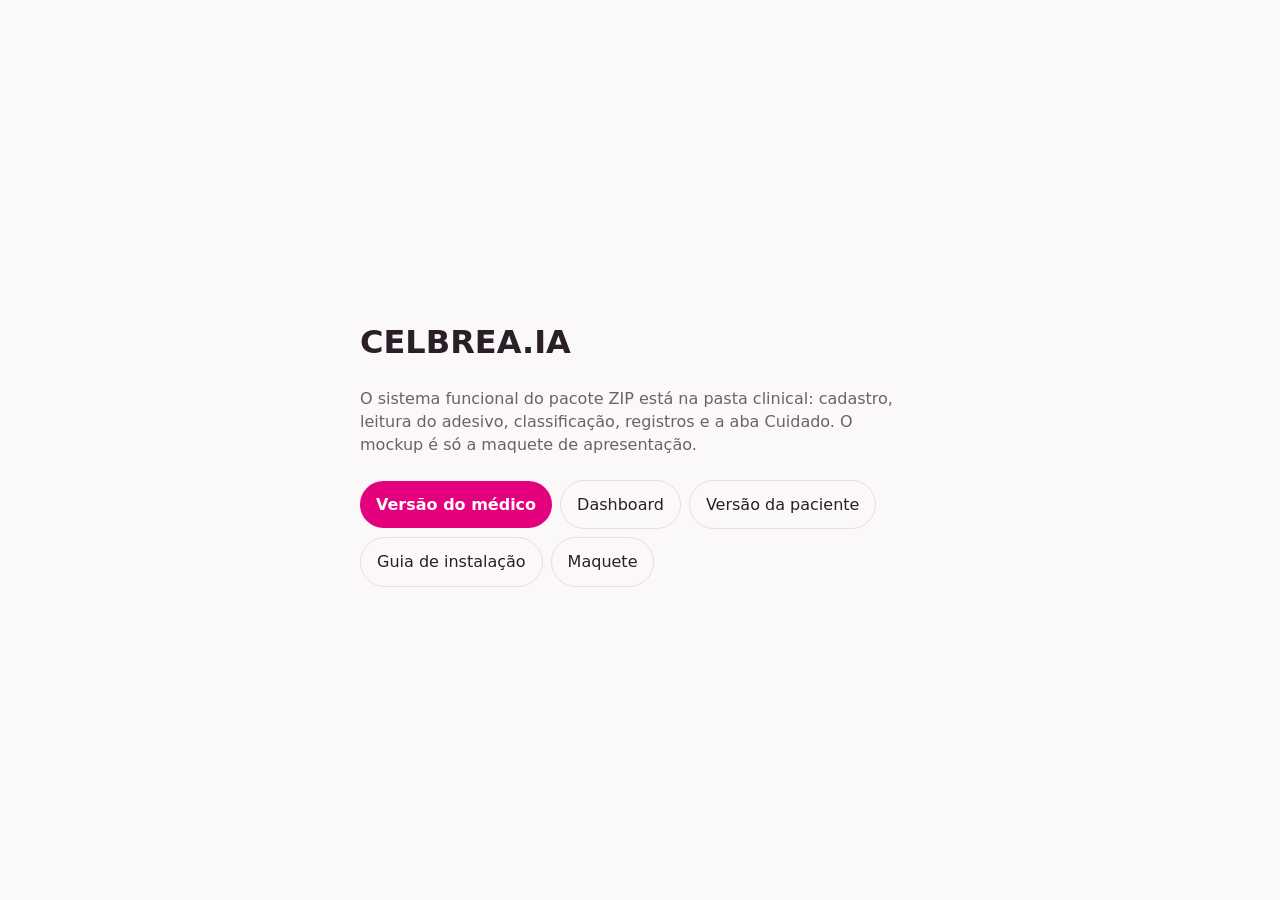
<file: index.html>
<!DOCTYPE html>
<html lang="pt-BR">
<head>
  <meta charset="utf-8" />
  <meta name="viewport" content="width=device-width, initial-scale=1" />
  <title>CELBREA.IA</title>
  <style>
    body { margin: 0; min-height: 100vh; display: grid; place-items: center; background: #FBF8FA; color: #2A1F27; font: 16px/1.45 system-ui, sans-serif; }
    main { width: min(560px, calc(100% - 32px)); }
    a.btn { display: inline-block; margin: 8px 8px 0 0; padding: 12px 16px; border-radius: 999px; background: #E5007D; color: #fff; text-decoration: none; font-weight: 650; }
    a.alt { display: inline-block; margin: 8px 8px 0 0; padding: 12px 16px; border-radius: 999px; border: 1px solid #E6DCE2; color: #2A1F27; text-decoration: none; }
    p { color: #6E6069; }
  </style>
</head>
<body>
  <main>
    <h1>CELBREA.IA</h1>
    <p>O sistema funcional do pacote ZIP está na pasta clinical: cadastro, leitura do adesivo, classificação, registros e a aba Cuidado. O mockup é só a maquete de apresentação.</p>
    <p><a class="btn" href="clinical/index.html">Versão do médico</a><a class="alt" href="clinical/dashboard.html">Dashboard</a><a class="alt" href="clinical/paciente.html">Versão da paciente</a><a class="alt" href="clinical/guia.html">Guia de instalação</a><a class="alt" href="mockup/index.html">Maquete</a></p>
  </main>
</body>
</html>
</file>
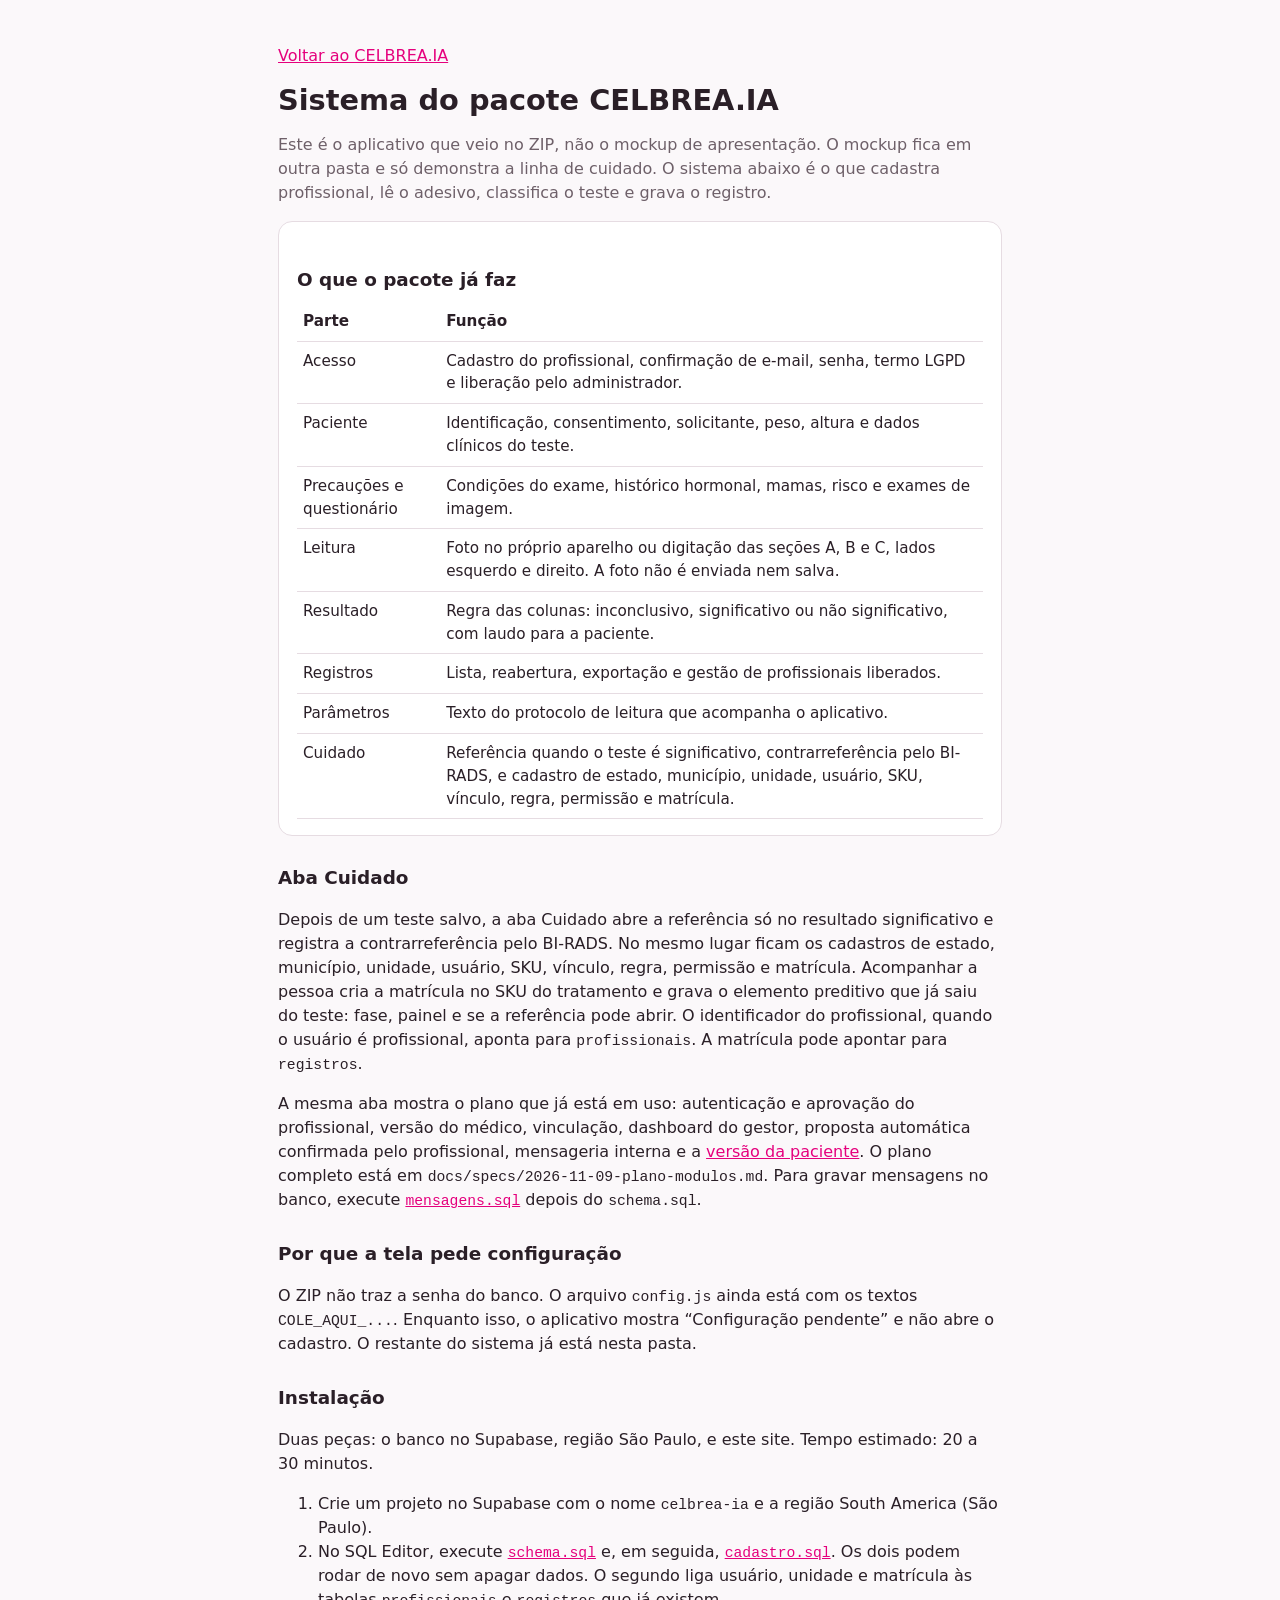
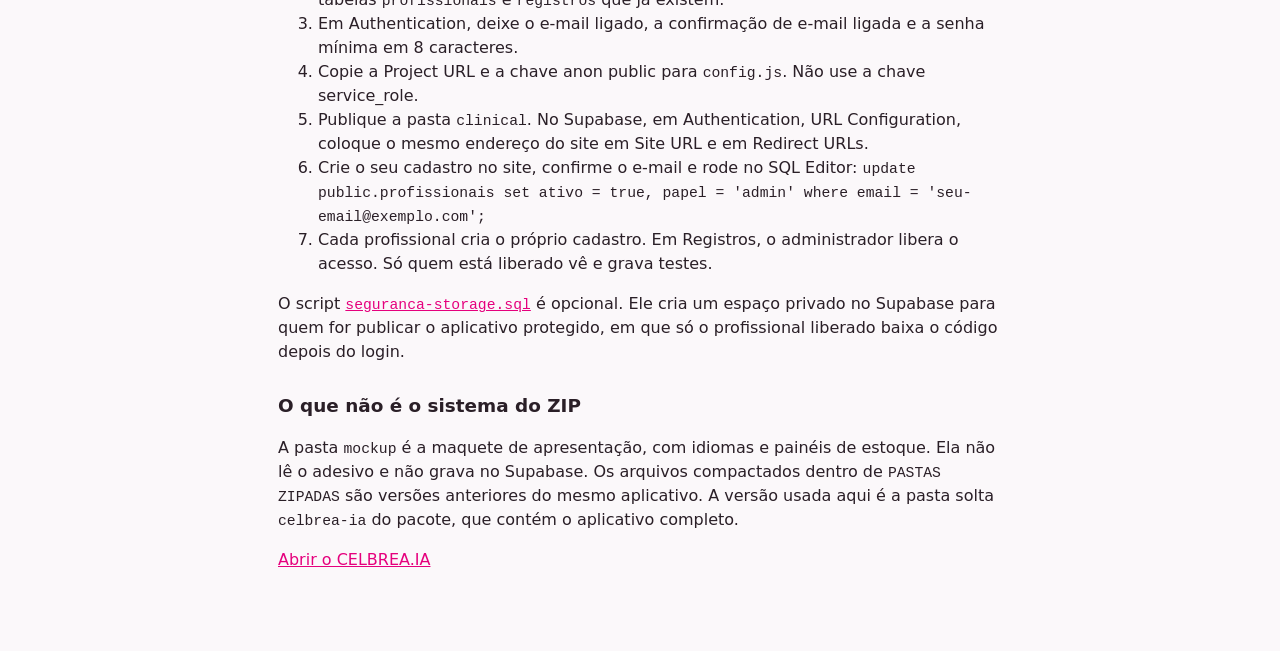
<file: clinical/guia.html>
<!DOCTYPE html>
<html lang="pt-BR">
<head>
  <meta charset="utf-8" />
  <meta name="viewport" content="width=device-width, initial-scale=1" />
  <title>CELBREA.IA — Guia do pacote</title>
  <style>
    :root { --bg: #FBF8FA; --panel: #fff; --fg: #2A1F27; --muted: #6E6069; --line: #E6DCE2; --pink: #E5007D; }
    * { box-sizing: border-box; }
    body { margin: 0; background: var(--bg); color: var(--fg); font: 16px/1.5 Figtree, system-ui, sans-serif; }
    main { max-width: 760px; margin: 0 auto; padding: 28px 18px 64px; }
    a { color: var(--pink); }
    h1 { font-size: 1.8rem; line-height: 1.15; margin: 0 0 8px; }
    h2 { font-size: 1.15rem; margin: 28px 0 8px; }
    p, li { color: var(--fg); }
    .note { color: var(--muted); }
    .card { background: var(--panel); border: 1px solid var(--line); border-radius: 14px; padding: 16px 18px; margin: 14px 0; }
    code { font-family: ui-monospace, monospace; font-size: 0.92em; }
    table { width: 100%; border-collapse: collapse; font-size: 0.95rem; }
    th, td { text-align: left; padding: 8px 6px; border-bottom: 1px solid var(--line); vertical-align: top; }
  </style>
</head>
<body>
  <main>
    <p><a href="index.html">Voltar ao CELBREA.IA</a></p>
    <h1>Sistema do pacote CELBREA.IA</h1>
    <p class="note">Este é o aplicativo que veio no ZIP, não o mockup de apresentação. O mockup fica em outra pasta e só demonstra a linha de cuidado. O sistema abaixo é o que cadastra profissional, lê o adesivo, classifica o teste e grava o registro.</p>

    <div class="card">
      <h2>O que o pacote já faz</h2>
      <table>
        <thead><tr><th>Parte</th><th>Função</th></tr></thead>
        <tbody>
          <tr><td>Acesso</td><td>Cadastro do profissional, confirmação de e-mail, senha, termo LGPD e liberação pelo administrador.</td></tr>
          <tr><td>Paciente</td><td>Identificação, consentimento, solicitante, peso, altura e dados clínicos do teste.</td></tr>
          <tr><td>Precauções e questionário</td><td>Condições do exame, histórico hormonal, mamas, risco e exames de imagem.</td></tr>
          <tr><td>Leitura</td><td>Foto no próprio aparelho ou digitação das seções A, B e C, lados esquerdo e direito. A foto não é enviada nem salva.</td></tr>
          <tr><td>Resultado</td><td>Regra das colunas: inconclusivo, significativo ou não significativo, com laudo para a paciente.</td></tr>
          <tr><td>Registros</td><td>Lista, reabertura, exportação e gestão de profissionais liberados.</td></tr>
          <tr><td>Parâmetros</td><td>Texto do protocolo de leitura que acompanha o aplicativo.</td></tr>
          <tr><td>Cuidado</td><td>Referência quando o teste é significativo, contrarreferência pelo BI-RADS, e cadastro de estado, município, unidade, usuário, SKU, vínculo, regra, permissão e matrícula.</td></tr>
        </tbody>
      </table>
    </div>

    <h2>Aba Cuidado</h2>
    <p>Depois de um teste salvo, a aba Cuidado abre a referência só no resultado significativo e registra a contrarreferência pelo BI-RADS. No mesmo lugar ficam os cadastros de estado, município, unidade, usuário, SKU, vínculo, regra, permissão e matrícula. Acompanhar a pessoa cria a matrícula no SKU do tratamento e grava o elemento preditivo que já saiu do teste: fase, painel e se a referência pode abrir. O identificador do profissional, quando o usuário é profissional, aponta para <code>profissionais</code>. A matrícula pode apontar para <code>registros</code>.</p>
    <p>A mesma aba mostra o plano que já está em uso: autenticação e aprovação do profissional, versão do médico, vinculação, dashboard do gestor, proposta automática confirmada pelo profissional, mensageria interna e a <a href="paciente.html">versão da paciente</a>. O plano completo está em <code>docs/specs/2026-11-09-plano-modulos.md</code>. Para gravar mensagens no banco, execute <a href="mensagens.sql"><code>mensagens.sql</code></a> depois do <code>schema.sql</code>.</p>

    <h2>Por que a tela pede configuração</h2>
    <p>O ZIP não traz a senha do banco. O arquivo <code>config.js</code> ainda está com os textos <code>COLE_AQUI_...</code>. Enquanto isso, o aplicativo mostra “Configuração pendente” e não abre o cadastro. O restante do sistema já está nesta pasta.</p>

    <h2>Instalação</h2>
    <p>Duas peças: o banco no Supabase, região São Paulo, e este site. Tempo estimado: 20 a 30 minutos.</p>
    <ol>
      <li>Crie um projeto no Supabase com o nome <code>celbrea-ia</code> e a região South America (São Paulo).</li>
      <li>No SQL Editor, execute <a href="schema.sql"><code>schema.sql</code></a> e, em seguida, <a href="cadastro.sql"><code>cadastro.sql</code></a>. Os dois podem rodar de novo sem apagar dados. O segundo liga usuário, unidade e matrícula às tabelas <code>profissionais</code> e <code>registros</code> que já existem.</li>
      <li>Em Authentication, deixe o e-mail ligado, a confirmação de e-mail ligada e a senha mínima em 8 caracteres.</li>
      <li>Copie a Project URL e a chave anon public para <code>config.js</code>. Não use a chave service_role.</li>
      <li>Publique a pasta <code>clinical</code>. No Supabase, em Authentication, URL Configuration, coloque o mesmo endereço do site em Site URL e em Redirect URLs.</li>
      <li>Crie o seu cadastro no site, confirme o e-mail e rode no SQL Editor: <code>update public.profissionais set ativo = true, papel = 'admin' where email = 'seu-email@exemplo.com';</code></li>
      <li>Cada profissional cria o próprio cadastro. Em Registros, o administrador libera o acesso. Só quem está liberado vê e grava testes.</li>
    </ol>
    <p>O script <a href="seguranca-storage.sql"><code>seguranca-storage.sql</code></a> é opcional. Ele cria um espaço privado no Supabase para quem for publicar o aplicativo protegido, em que só o profissional liberado baixa o código depois do login.</p>

    <h2>O que não é o sistema do ZIP</h2>
    <p>A pasta <code>mockup</code> é a maquete de apresentação, com idiomas e painéis de estoque. Ela não lê o adesivo e não grava no Supabase. Os arquivos compactados dentro de <code>PASTAS ZIPADAS</code> são versões anteriores do mesmo aplicativo. A versão usada aqui é a pasta solta <code>celbrea-ia</code> do pacote, que contém o aplicativo completo.</p>

    <p><a href="index.html">Abrir o CELBREA.IA</a></p>
  </main>
</body>
</html>
</file>
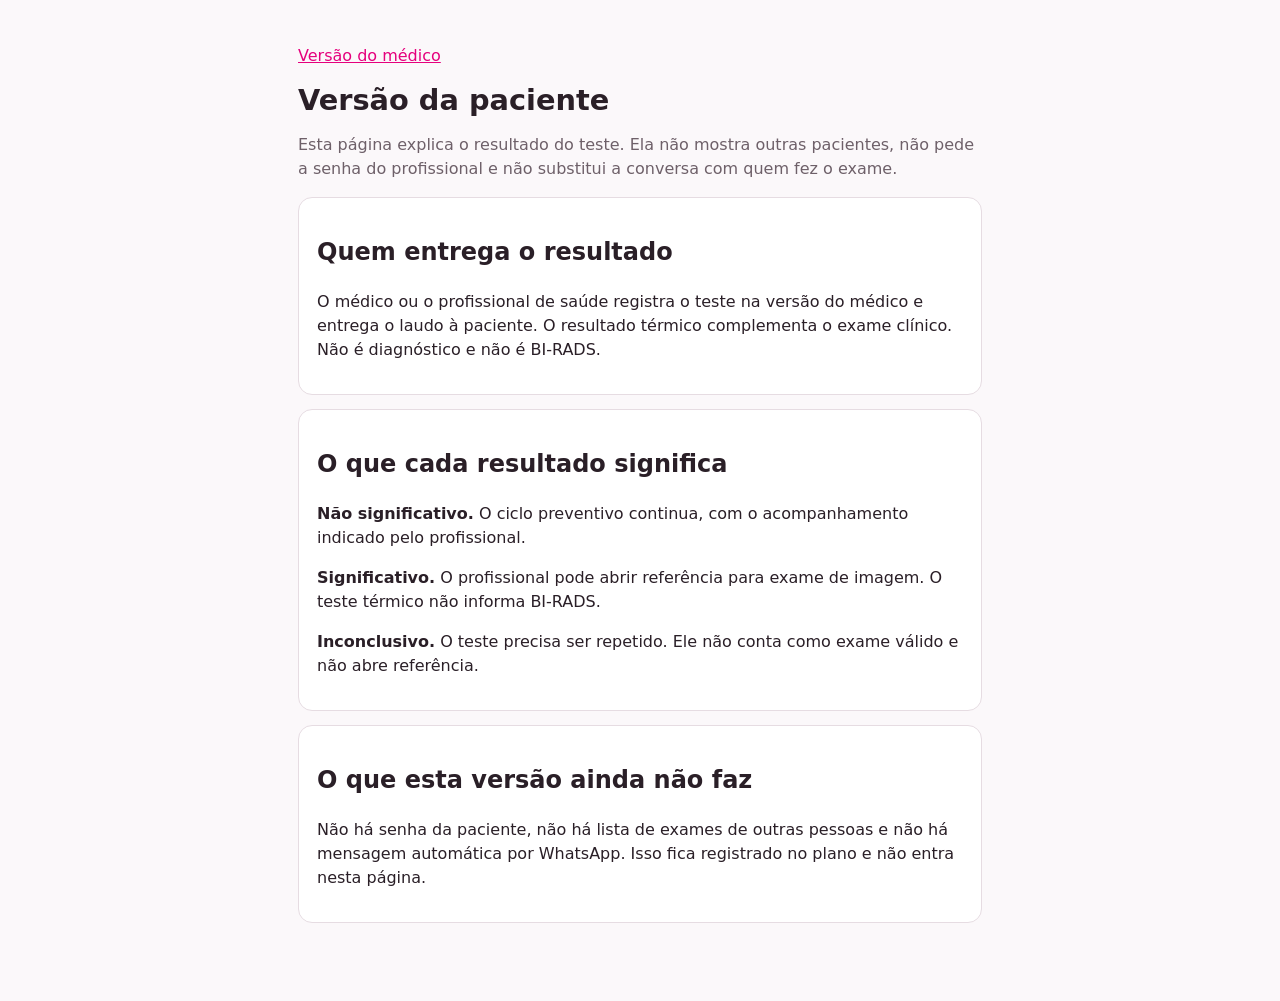
<file: clinical/paciente.html>
<!DOCTYPE html>
<html lang="pt-BR">
<head>
  <meta charset="utf-8" />
  <meta name="viewport" content="width=device-width, initial-scale=1" />
  <title>CELBREA.IA — versão da paciente</title>
  <style>
    :root { --bg: #FBF8FA; --panel: #fff; --fg: #2A1F27; --muted: #6E6069; --line: #E6DCE2; --pink: #E5007D; }
    * { box-sizing: border-box; }
    body { margin: 0; background: var(--bg); color: var(--fg); font: 16px/1.5 system-ui, sans-serif; }
    main { max-width: 720px; margin: 0 auto; padding: 28px 18px 64px; }
    a { color: var(--pink); }
    h1 { font-size: 1.8rem; line-height: 1.15; margin: 0 0 8px; }
    .card { background: var(--panel); border: 1px solid var(--line); border-radius: 14px; padding: 16px 18px; margin: 14px 0; }
    .note { color: var(--muted); }
  </style>
</head>
<body>
  <main>
    <p><a href="index.html">Versão do médico</a></p>
    <h1>Versão da paciente</h1>
    <p class="note">Esta página explica o resultado do teste. Ela não mostra outras pacientes, não pede a senha do profissional e não substitui a conversa com quem fez o exame.</p>
    <div class="card">
      <h2>Quem entrega o resultado</h2>
      <p>O médico ou o profissional de saúde registra o teste na versão do médico e entrega o laudo à paciente. O resultado térmico complementa o exame clínico. Não é diagnóstico e não é BI-RADS.</p>
    </div>
    <div class="card">
      <h2>O que cada resultado significa</h2>
      <p><b>Não significativo.</b> O ciclo preventivo continua, com o acompanhamento indicado pelo profissional.</p>
      <p><b>Significativo.</b> O profissional pode abrir referência para exame de imagem. O teste térmico não informa BI-RADS.</p>
      <p><b>Inconclusivo.</b> O teste precisa ser repetido. Ele não conta como exame válido e não abre referência.</p>
    </div>
    <div class="card">
      <h2>O que esta versão ainda não faz</h2>
      <p>Não há senha da paciente, não há lista de exames de outras pessoas e não há mensagem automática por WhatsApp. Isso fica registrado no plano e não entra nesta página.</p>
    </div>
  </main>
</body>
</html>
</file>
